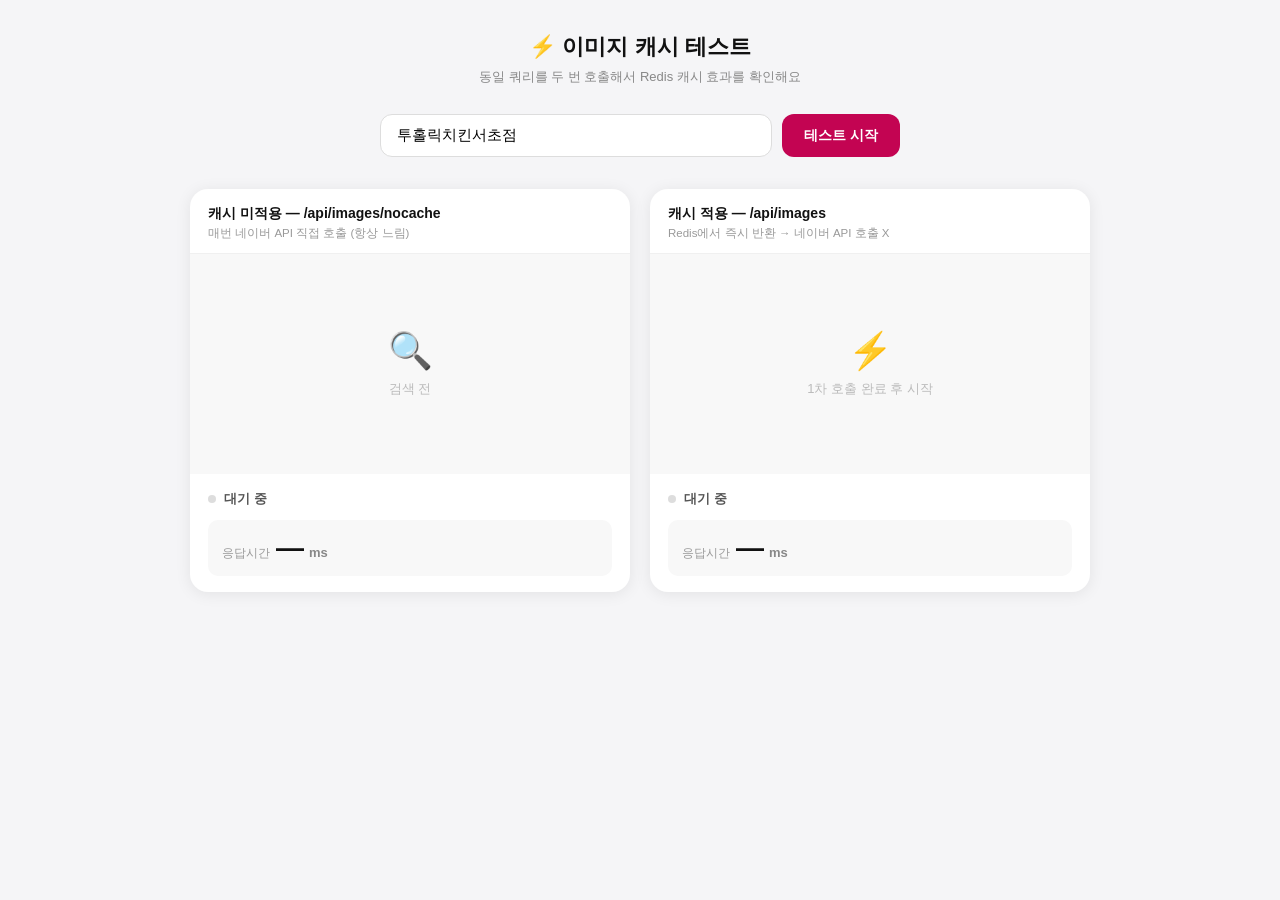
<file: src/main/resources/static/image-test.html>
<!doctype html>
<html lang="ko">
<head>
  <meta charset="UTF-8">
  <meta name="viewport" content="width=device-width, initial-scale=1.0">
  <title>이미지 캐시 테스트</title>
  <style>
    * { box-sizing: border-box; margin: 0; padding: 0; }

    body {
      font-family: -apple-system, BlinkMacSystemFont, 'Segoe UI', sans-serif;
      background: #f5f5f7;
      min-height: 100vh;
      padding: 32px 24px;
    }

    h1 {
      text-align: center;
      font-size: 22px;
      font-weight: 800;
      color: #111;
      margin-bottom: 6px;
    }

    .subtitle {
      text-align: center;
      font-size: 13px;
      color: #888;
      margin-bottom: 28px;
    }

    /* 검색 */
    .search-area {
      display: flex;
      gap: 10px;
      max-width: 520px;
      margin: 0 auto 32px;
    }

    .search-area input {
      flex: 1;
      padding: 12px 16px;
      border: 1.5px solid #ddd;
      border-radius: 12px;
      font-size: 15px;
      outline: none;
      transition: border-color 0.15s;
    }

    .search-area input:focus { border-color: #C30452; }

    .search-area button {
      padding: 12px 22px;
      background: #C30452;
      color: #fff;
      border: none;
      border-radius: 12px;
      font-size: 14px;
      font-weight: 700;
      cursor: pointer;
      transition: opacity 0.15s;
      white-space: nowrap;
    }

    .search-area button:hover { opacity: 0.85; }
    .search-area button:disabled { opacity: 0.4; cursor: default; }

    /* 좌우 패널 */
    .panels {
      display: grid;
      grid-template-columns: 1fr 1fr;
      gap: 20px;
      max-width: 900px;
      margin: 0 auto;
    }

    .panel {
      background: #fff;
      border-radius: 18px;
      overflow: hidden;
      box-shadow: 0 2px 16px rgba(0,0,0,0.08);
    }

    .panel-header {
      padding: 16px 18px 12px;
      border-bottom: 1px solid #f0f0f0;
    }

    .panel-title {
      font-size: 14px;
      font-weight: 800;
      color: #111;
      margin-bottom: 3px;
    }

    .panel-desc {
      font-size: 11.5px;
      color: #999;
    }

    /* 갤러리 (프론트 스타일) */
    .gallery {
      height: 220px;
      display: flex;
      gap: 2px;
      background: #1a1a1a;
    }

    .gallery-main {
      flex: 1.5;
      overflow: hidden;
      background: #222;
    }

    .gallery-main img {
      width: 100%;
      height: 100%;
      object-fit: cover;
      display: block;
    }

    .gallery-grid {
      flex: 1;
      display: grid;
      grid-template-columns: 1fr 1fr;
      grid-template-rows: 1fr 1fr;
      gap: 2px;
    }

    .gallery-thumb {
      background: #2a2a2a;
      overflow: hidden;
    }

    .gallery-thumb img {
      width: 100%;
      height: 100%;
      object-fit: cover;
      display: block;
    }

    /* 상태 표시 */
    .panel-body {
      padding: 16px 18px;
    }

    .status {
      display: flex;
      align-items: center;
      gap: 8px;
      margin-bottom: 12px;
    }

    .status-dot {
      width: 8px;
      height: 8px;
      border-radius: 50%;
      background: #ddd;
      flex-shrink: 0;
    }

    .status-dot.loading { background: #f59e0b; animation: blink 0.8s ease-in-out infinite; }
    .status-dot.done-miss { background: #ef4444; }
    .status-dot.done-hit  { background: #22c55e; }

    @keyframes blink {
      0%, 100% { opacity: 1; }
      50% { opacity: 0.3; }
    }

    .status-text {
      font-size: 13px;
      font-weight: 600;
      color: #555;
    }

    /* 시간 */
    .time-box {
      background: #f8f8f8;
      border-radius: 10px;
      padding: 12px 14px;
      display: flex;
      align-items: baseline;
      gap: 6px;
    }

    .time-label {
      font-size: 12px;
      color: #999;
      font-weight: 500;
    }

    .time-value {
      font-size: 28px;
      font-weight: 900;
      color: #111;
      letter-spacing: -1px;
      font-variant-numeric: tabular-nums;
    }

    .time-unit {
      font-size: 13px;
      color: #888;
      font-weight: 600;
    }

    .time-badge {
      margin-left: auto;
      font-size: 11px;
      font-weight: 700;
      padding: 3px 9px;
      border-radius: 20px;
    }

    .time-badge.miss { background: #fee2e2; color: #dc2626; }
    .time-badge.hit  { background: #dcfce7; color: #16a34a; }

    /* 플레이스홀더 */
    .placeholder {
      height: 220px;
      display: flex;
      flex-direction: column;
      align-items: center;
      justify-content: center;
      background: #f8f8f8;
      gap: 8px;
      color: #bbb;
    }

    .placeholder span { font-size: 36px; }
    .placeholder p { font-size: 13px; }

    /* 비교 요약 */
    .summary {
      max-width: 900px;
      margin: 20px auto 0;
      background: #fff;
      border-radius: 14px;
      padding: 16px 20px;
      box-shadow: 0 2px 12px rgba(0,0,0,0.06);
      display: none;
      align-items: center;
      gap: 16px;
    }

    .summary.visible { display: flex; }

    .summary-icon { font-size: 24px; }

    .summary-text { flex: 1; font-size: 13px; color: #555; line-height: 1.6; }
    .summary-text strong { color: #111; }

    .speedup {
      font-size: 22px;
      font-weight: 900;
      color: #22c55e;
      white-space: nowrap;
    }
  </style>
</head>
<body>

<h1>⚡ 이미지 캐시 테스트</h1>
<p class="subtitle">동일 쿼리를 두 번 호출해서 Redis 캐시 효과를 확인해요</p>

<div class="search-area">
  <input id="queryInput" type="text" placeholder="가게명 입력 (예: 투홀릭치킨서초점)" value="투홀릭치킨서초점" />
  <button id="testBtn" onclick="runTest()">테스트 시작</button>
</div>

<div class="panels">
  <!-- 왼쪽: 캐시 미적용 (1차 호출) -->
  <div class="panel">
    <div class="panel-header">
      <div class="panel-title">캐시 미적용 — /api/images/nocache</div>
      <div class="panel-desc">매번 네이버 API 직접 호출 (항상 느림)</div>
    </div>

    <div id="gallery1">
      <div class="placeholder">
        <span>🔍</span>
        <p>검색 전</p>
      </div>
    </div>

    <div class="panel-body">
      <div class="status">
        <div class="status-dot" id="dot1"></div>
        <span class="status-text" id="statusText1">대기 중</span>
      </div>
      <div class="time-box">
        <span class="time-label">응답시간</span>
        <span class="time-value" id="time1">—</span>
        <span class="time-unit">ms</span>
        <span class="time-badge miss" id="badge1" style="display:none">MISS</span>
      </div>
    </div>
  </div>

  <!-- 오른쪽: 캐시 적용 (2차 호출) -->
  <div class="panel">
    <div class="panel-header">
      <div class="panel-title">캐시 적용 — /api/images</div>
      <div class="panel-desc">Redis에서 즉시 반환 → 네이버 API 호출 X</div>
    </div>

    <div id="gallery2">
      <div class="placeholder">
        <span>⚡</span>
        <p>1차 호출 완료 후 시작</p>
      </div>
    </div>

    <div class="panel-body">
      <div class="status">
        <div class="status-dot" id="dot2"></div>
        <span class="status-text" id="statusText2">대기 중</span>
      </div>
      <div class="time-box">
        <span class="time-label">응답시간</span>
        <span class="time-value" id="time2">—</span>
        <span class="time-unit">ms</span>
        <span class="time-badge hit" id="badge2" style="display:none">HIT</span>
      </div>
    </div>
  </div>
</div>

<!-- 결과 요약 -->
<div class="summary" id="summary">
  <div class="summary-icon">🚀</div>
  <div class="summary-text" id="summaryText"></div>
  <div class="speedup" id="speedup"></div>
</div>

<script>
  async function runTest() {
    const query = document.getElementById('queryInput').value.trim()
    if (!query) { alert('가게명을 입력하세요!'); return; }

    const btn = document.getElementById('testBtn')
    btn.disabled = true
    document.getElementById('summary').classList.remove('visible')

    // 초기화
    reset()

    // ── 왼쪽: 캐시 없음 (매번 네이버 API 직접 호출) ──
    setStatus(1, 'loading', '네이버 API 직접 호출 중...')
    const t1Start = performance.now()

    let images
    try {
      const res = await fetch(`/api/images/nocache?query=${encodeURIComponent(query)}`)
      images = await res.json()
    } catch(e) {
      setStatus(1, 'done-miss', '오류 발생')
      btn.disabled = false
      return
    }

    const t1 = Math.round(performance.now() - t1Start)
    document.getElementById('time1').textContent = t1
    document.getElementById('badge1').style.display = ''
    setStatus(1, 'done-miss', '완료 — 네이버 API 호출함')
    renderGallery('gallery1', images)

    // ── 오른쪽: 캐시 적용 (Redis에서 즉시 반환) ──────
    setStatus(2, 'loading', 'Redis 조회 중...')
    const t2Start = performance.now()

    try {
      const res2 = await fetch(`/api/images?query=${encodeURIComponent(query)}`)
      await res2.json()
    } catch(e) {
      setStatus(2, 'done-hit', '오류 발생')
      btn.disabled = false
      return
    }

    const t2 = Math.round(performance.now() - t2Start)
    document.getElementById('time2').textContent = t2
    document.getElementById('badge2').style.display = ''
    setStatus(2, 'done-hit', '완료 — Redis 캐시 HIT!')
    renderGallery('gallery2', images)

    // ── 요약 ──────────────────────────────────────────
    const ratio = (t1 / Math.max(t2, 1)).toFixed(1)
    const saved  = t1 - t2
    document.getElementById('summaryText').innerHTML =
      `<strong>"${query}"</strong> 기준 — ` +
      `1차(MISS): <strong>${t1}ms</strong> → 2차(HIT): <strong>${t2}ms</strong><br>` +
      `Redis 캐싱으로 약 <strong>${saved}ms</strong> 단축`
    document.getElementById('speedup').textContent = `${ratio}x 빠름`
    document.getElementById('summary').classList.add('visible')

    btn.disabled = false
  }

  function renderGallery(containerId, images) {
    const container = document.getElementById(containerId)
    if (!images || images.length === 0) {
      container.innerHTML = '<div class="placeholder"><span>😢</span><p>이미지 없음</p></div>'
      return
    }

    const thumbs = [1, 2, 3, 4].map(i => {
      const img = images[i]
      return img
        ? `<div class="gallery-thumb"><img src="${img.link || img.thumbnail}" alt="" onerror="this.style.display='none'"/></div>`
        : `<div class="gallery-thumb"></div>`
    }).join('')

    container.innerHTML = `
      <div class="gallery">
        <div class="gallery-main">
          <img src="${images[0].link || images[0].thumbnail}" alt="" onerror="this.style.display='none'"/>
        </div>
        <div class="gallery-grid">${thumbs}</div>
      </div>`
  }

  function setStatus(panel, state, text) {
    const dot  = document.getElementById(`dot${panel}`)
    const span = document.getElementById(`statusText${panel}`)
    dot.className = `status-dot ${state}`
    span.textContent = text
  }

  function reset() {
    ;[1, 2].forEach(n => {
      document.getElementById(`time${n}`).textContent = '—'
      document.getElementById(`badge${n}`).style.display = 'none'
      document.getElementById(`dot${n}`).className = 'status-dot'
      document.getElementById(`statusText${n}`).textContent = '대기 중'
    })

    document.getElementById('gallery1').innerHTML =
      '<div class="placeholder"><span>🔍</span><p>검색 중...</p></div>'
    document.getElementById('gallery2').innerHTML =
      '<div class="placeholder"><span>⚡</span><p>1차 호출 완료 후 시작</p></div>'
  }
</script>
</body>
</html>
</file>
